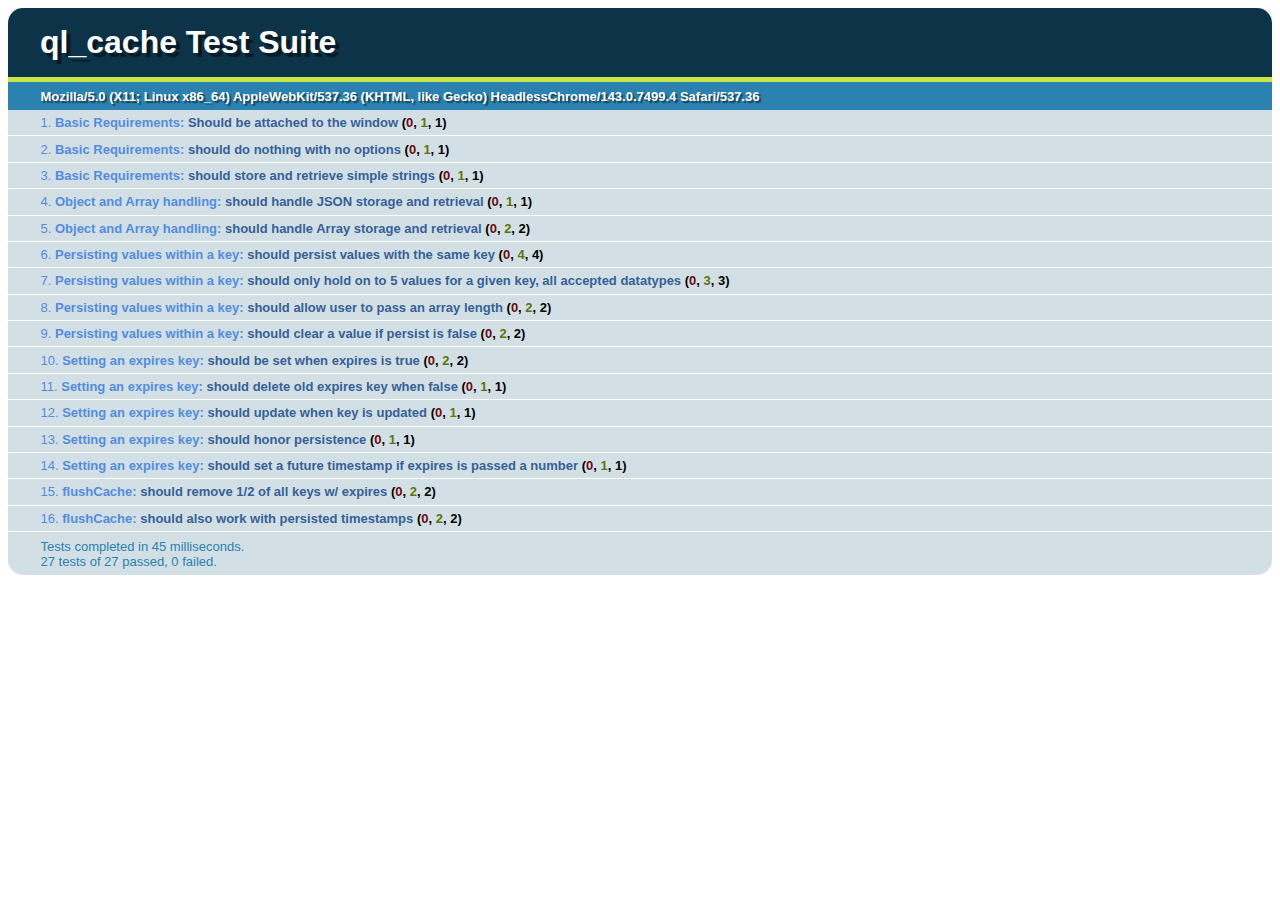
<file: test/index.html>
<!DOCTYPE html>
<html lang="en">
<head>
	<title>QUnit Tests</title>
	<link rel="stylesheet" href="qunit/qunit.css" media="screen">

<!-- reference your own javascript files here -->

  <script src="../src/lib/jquery-1.5.1.min.js"></script> 
  <script src="../src/ql_cache.js"></script>


<!-- test runner files -->
	<script src="qunit/qunit.js"></script>
	<script src="tests.js"></script>



</head>
<body class="flora">
  <div id="qunit-fixture"></div>
	<h1 id="qunit-header">ql_cache Test Suite</h1>
	<h2 id="qunit-banner"></h2>
	<div id="qunit-testrunner-toolbar"></div>
	<h2 id="qunit-userAgent"></h2>
	<ol id="qunit-tests"></ol>
	<div id="qunit-fixture">test markup</div>
	</body>
</html>
</file>
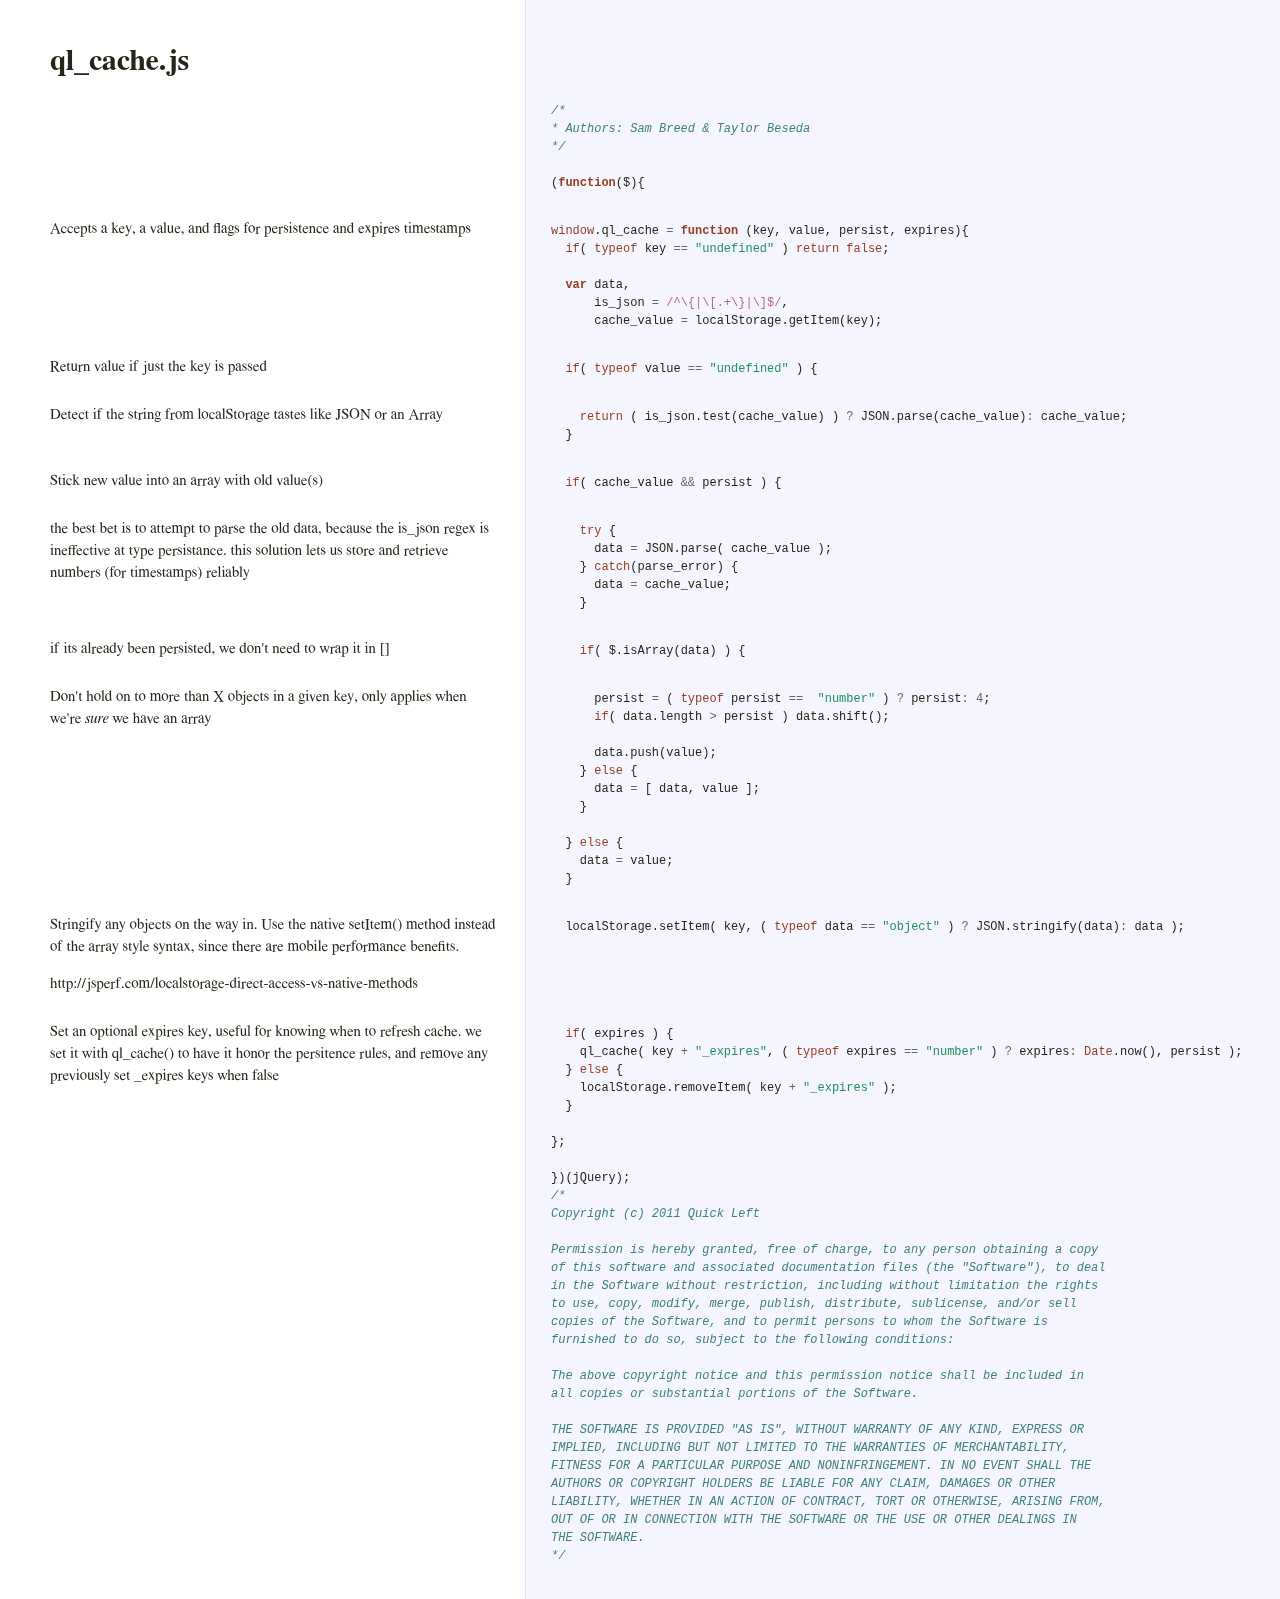
<file: docs/ql_cache.html>
<!DOCTYPE html>  <html> <head>   <title>ql_cache.js</title>   <meta http-equiv="content-type" content="text/html; charset=UTF-8">   <link rel="stylesheet" media="all" href="docco.css" /> </head> <body>   <div id="container">     <div id="background"></div>          <table cellpadding="0" cellspacing="0">       <thead>         <tr>           <th class="docs">             <h1>               ql_cache.js             </h1>           </th>           <th class="code">           </th>         </tr>       </thead>       <tbody>                               <tr id="section-1">             <td class="docs">               <div class="pilwrap">                 <a class="pilcrow" href="#section-1">&#182;</a>               </div>                            </td>             <td class="code">               <div class="highlight"><pre><span class="cm">/*</span>
<span class="cm">* Authors: Sam Breed &amp; Taylor Beseda</span>
<span class="cm">*/</span>

<span class="p">(</span><span class="kd">function</span><span class="p">(</span><span class="nx">$</span><span class="p">){</span></pre></div>             </td>           </tr>                               <tr id="section-2">             <td class="docs">               <div class="pilwrap">                 <a class="pilcrow" href="#section-2">&#182;</a>               </div>               <p>Accepts a key, a value, and flags for persistence and expires timestamps</p>             </td>             <td class="code">               <div class="highlight"><pre><span class="nb">window</span><span class="p">.</span><span class="nx">ql_cache</span> <span class="o">=</span> <span class="kd">function</span> <span class="p">(</span><span class="nx">key</span><span class="p">,</span> <span class="nx">value</span><span class="p">,</span> <span class="nx">persist</span><span class="p">,</span> <span class="nx">expires</span><span class="p">){</span>
  <span class="k">if</span><span class="p">(</span> <span class="k">typeof</span> <span class="nx">key</span> <span class="o">==</span> <span class="s2">&quot;undefined&quot;</span> <span class="p">)</span> <span class="k">return</span> <span class="kc">false</span><span class="p">;</span>

  <span class="kd">var</span> <span class="nx">data</span><span class="p">,</span>
      <span class="nx">is_json</span> <span class="o">=</span> <span class="sr">/^\{|\[.+\}|\]$/</span><span class="p">,</span>
      <span class="nx">cache_value</span> <span class="o">=</span> <span class="nx">localStorage</span><span class="p">.</span><span class="nx">getItem</span><span class="p">(</span><span class="nx">key</span><span class="p">);</span></pre></div>             </td>           </tr>                               <tr id="section-3">             <td class="docs">               <div class="pilwrap">                 <a class="pilcrow" href="#section-3">&#182;</a>               </div>               <p>Return value if just the key is passed</p>             </td>             <td class="code">               <div class="highlight"><pre>  <span class="k">if</span><span class="p">(</span> <span class="k">typeof</span> <span class="nx">value</span> <span class="o">==</span> <span class="s2">&quot;undefined&quot;</span> <span class="p">)</span> <span class="p">{</span></pre></div>             </td>           </tr>                               <tr id="section-4">             <td class="docs">               <div class="pilwrap">                 <a class="pilcrow" href="#section-4">&#182;</a>               </div>               <p>Detect if the string from localStorage tastes like JSON or an Array</p>             </td>             <td class="code">               <div class="highlight"><pre>    <span class="k">return</span> <span class="p">(</span> <span class="nx">is_json</span><span class="p">.</span><span class="nx">test</span><span class="p">(</span><span class="nx">cache_value</span><span class="p">)</span> <span class="p">)</span> <span class="o">?</span> <span class="nx">JSON</span><span class="p">.</span><span class="nx">parse</span><span class="p">(</span><span class="nx">cache_value</span><span class="p">)</span><span class="o">:</span> <span class="nx">cache_value</span><span class="p">;</span>
  <span class="p">}</span></pre></div>             </td>           </tr>                               <tr id="section-5">             <td class="docs">               <div class="pilwrap">                 <a class="pilcrow" href="#section-5">&#182;</a>               </div>               <p>Stick new value into an array with old value(s)</p>             </td>             <td class="code">               <div class="highlight"><pre>  <span class="k">if</span><span class="p">(</span> <span class="nx">cache_value</span> <span class="o">&amp;&amp;</span> <span class="nx">persist</span> <span class="p">)</span> <span class="p">{</span></pre></div>             </td>           </tr>                               <tr id="section-6">             <td class="docs">               <div class="pilwrap">                 <a class="pilcrow" href="#section-6">&#182;</a>               </div>               <p>the best bet is to attempt to parse the old data, because
the is_json regex is ineffective at type persistance. this
solution lets us store and retrieve numbers (for timestamps) reliably</p>             </td>             <td class="code">               <div class="highlight"><pre>    <span class="k">try</span> <span class="p">{</span>
      <span class="nx">data</span> <span class="o">=</span> <span class="nx">JSON</span><span class="p">.</span><span class="nx">parse</span><span class="p">(</span> <span class="nx">cache_value</span> <span class="p">);</span>
    <span class="p">}</span> <span class="k">catch</span><span class="p">(</span><span class="nx">parse_error</span><span class="p">)</span> <span class="p">{</span>
      <span class="nx">data</span> <span class="o">=</span> <span class="nx">cache_value</span><span class="p">;</span>
    <span class="p">}</span></pre></div>             </td>           </tr>                               <tr id="section-7">             <td class="docs">               <div class="pilwrap">                 <a class="pilcrow" href="#section-7">&#182;</a>               </div>               <p>if its already been persisted, we don't need to wrap it in []</p>             </td>             <td class="code">               <div class="highlight"><pre>    <span class="k">if</span><span class="p">(</span> <span class="nx">$</span><span class="p">.</span><span class="nx">isArray</span><span class="p">(</span><span class="nx">data</span><span class="p">)</span> <span class="p">)</span> <span class="p">{</span></pre></div>             </td>           </tr>                               <tr id="section-8">             <td class="docs">               <div class="pilwrap">                 <a class="pilcrow" href="#section-8">&#182;</a>               </div>               <p>Don't hold on to more than X objects in a given key,
only applies when we're <em>sure</em> we have an array</p>             </td>             <td class="code">               <div class="highlight"><pre>      <span class="nx">persist</span> <span class="o">=</span> <span class="p">(</span> <span class="k">typeof</span> <span class="nx">persist</span> <span class="o">==</span>  <span class="s2">&quot;number&quot;</span> <span class="p">)</span> <span class="o">?</span> <span class="nx">persist</span><span class="o">:</span> <span class="mi">4</span><span class="p">;</span>
      <span class="k">if</span><span class="p">(</span> <span class="nx">data</span><span class="p">.</span><span class="nx">length</span> <span class="o">&gt;</span> <span class="nx">persist</span> <span class="p">)</span> <span class="nx">data</span><span class="p">.</span><span class="nx">shift</span><span class="p">();</span>

      <span class="nx">data</span><span class="p">.</span><span class="nx">push</span><span class="p">(</span><span class="nx">value</span><span class="p">);</span>
    <span class="p">}</span> <span class="k">else</span> <span class="p">{</span>
      <span class="nx">data</span> <span class="o">=</span> <span class="p">[</span> <span class="nx">data</span><span class="p">,</span> <span class="nx">value</span> <span class="p">];</span>
    <span class="p">}</span>

  <span class="p">}</span> <span class="k">else</span> <span class="p">{</span>
    <span class="nx">data</span> <span class="o">=</span> <span class="nx">value</span><span class="p">;</span>
  <span class="p">}</span></pre></div>             </td>           </tr>                               <tr id="section-9">             <td class="docs">               <div class="pilwrap">                 <a class="pilcrow" href="#section-9">&#182;</a>               </div>               <p>Stringify any objects on the way in. Use the native setItem() method
instead of the array style syntax, since there are mobile performance 
benefits.</p>

<p>http://jsperf.com/localstorage-direct-access-vs-native-methods</p>             </td>             <td class="code">               <div class="highlight"><pre>  <span class="nx">localStorage</span><span class="p">.</span><span class="nx">setItem</span><span class="p">(</span> <span class="nx">key</span><span class="p">,</span> <span class="p">(</span> <span class="k">typeof</span> <span class="nx">data</span> <span class="o">==</span> <span class="s2">&quot;object&quot;</span> <span class="p">)</span> <span class="o">?</span> <span class="nx">JSON</span><span class="p">.</span><span class="nx">stringify</span><span class="p">(</span><span class="nx">data</span><span class="p">)</span><span class="o">:</span> <span class="nx">data</span> <span class="p">);</span></pre></div>             </td>           </tr>                               <tr id="section-10">             <td class="docs">               <div class="pilwrap">                 <a class="pilcrow" href="#section-10">&#182;</a>               </div>               <p>Set an optional expires key, useful for knowing when to refresh cache.
we set it with ql_cache() to have it honor the persitence rules, and remove
any previously set _expires keys when false</p>             </td>             <td class="code">               <div class="highlight"><pre>  <span class="k">if</span><span class="p">(</span> <span class="nx">expires</span> <span class="p">)</span> <span class="p">{</span>
    <span class="nx">ql_cache</span><span class="p">(</span> <span class="nx">key</span> <span class="o">+</span> <span class="s2">&quot;_expires&quot;</span><span class="p">,</span> <span class="p">(</span> <span class="k">typeof</span> <span class="nx">expires</span> <span class="o">==</span> <span class="s2">&quot;number&quot;</span> <span class="p">)</span> <span class="o">?</span> <span class="nx">expires</span><span class="o">:</span> <span class="nb">Date</span><span class="p">.</span><span class="nx">now</span><span class="p">(),</span> <span class="nx">persist</span> <span class="p">);</span>
  <span class="p">}</span> <span class="k">else</span> <span class="p">{</span>
    <span class="nx">localStorage</span><span class="p">.</span><span class="nx">removeItem</span><span class="p">(</span> <span class="nx">key</span> <span class="o">+</span> <span class="s2">&quot;_expires&quot;</span> <span class="p">);</span>
  <span class="p">}</span>

<span class="p">};</span>

<span class="p">})(</span><span class="nx">jQuery</span><span class="p">);</span>
<span class="cm">/*</span>
<span class="cm">Copyright (c) 2011 Quick Left</span>

<span class="cm">Permission is hereby granted, free of charge, to any person obtaining a copy</span>
<span class="cm">of this software and associated documentation files (the &quot;Software&quot;), to deal</span>
<span class="cm">in the Software without restriction, including without limitation the rights</span>
<span class="cm">to use, copy, modify, merge, publish, distribute, sublicense, and/or sell</span>
<span class="cm">copies of the Software, and to permit persons to whom the Software is</span>
<span class="cm">furnished to do so, subject to the following conditions:</span>

<span class="cm">The above copyright notice and this permission notice shall be included in</span>
<span class="cm">all copies or substantial portions of the Software.</span>

<span class="cm">THE SOFTWARE IS PROVIDED &quot;AS IS&quot;, WITHOUT WARRANTY OF ANY KIND, EXPRESS OR</span>
<span class="cm">IMPLIED, INCLUDING BUT NOT LIMITED TO THE WARRANTIES OF MERCHANTABILITY,</span>
<span class="cm">FITNESS FOR A PARTICULAR PURPOSE AND NONINFRINGEMENT. IN NO EVENT SHALL THE</span>
<span class="cm">AUTHORS OR COPYRIGHT HOLDERS BE LIABLE FOR ANY CLAIM, DAMAGES OR OTHER</span>
<span class="cm">LIABILITY, WHETHER IN AN ACTION OF CONTRACT, TORT OR OTHERWISE, ARISING FROM,</span>
<span class="cm">OUT OF OR IN CONNECTION WITH THE SOFTWARE OR THE USE OR OTHER DEALINGS IN</span>
<span class="cm">THE SOFTWARE.</span>
<span class="cm">*/</span>

</pre></div>             </td>           </tr>                </tbody>     </table>   </div> </body> </html>
</file>
<file: test/qunit/qunit.css>
/** Font Family and Sizes */

#qunit-tests, #qunit-header, #qunit-banner, #qunit-testrunner-toolbar, #qunit-userAgent, #qunit-testresult {
	font-family: "Helvetica Neue Light", "HelveticaNeue-Light", "Helvetica Neue", Calibri, Helvetica, Arial;
}

#qunit-testrunner-toolbar, #qunit-userAgent, #qunit-testresult, #qunit-tests li { font-size: small; }
#qunit-tests { font-size: smaller; }


/** Resets */

#qunit-tests, #qunit-tests li ol, #qunit-header, #qunit-banner, #qunit-userAgent, #qunit-testresult {
	margin: 0;
	padding: 0;
}


/** Header */

#qunit-header {
	padding: 0.5em 0 0.5em 1em;
	
	color: #fff;
	text-shadow: rgba(0, 0, 0, 0.5) 4px 4px 1px;
	background-color: #0d3349;
	
	border-radius: 15px 15px 0 0;
	-moz-border-radius: 15px 15px 0 0;
	-webkit-border-top-right-radius: 15px;
	-webkit-border-top-left-radius: 15px;
}

#qunit-banner {
	height: 5px;
}

#qunit-testrunner-toolbar {
	padding: 0em 0 0.5em 2em;
}

#qunit-userAgent {
	padding: 0.5em 0 0.5em 2.5em;
	background-color: #2b81af;
	color: #fff;
	text-shadow: rgba(0, 0, 0, 0.5) 2px 2px 1px;
}


/** Tests: Pass/Fail */

#qunit-tests {
	list-style-position: inside;
}

#qunit-tests li {
	padding: 0.4em 0.5em 0.4em 2.5em;
	border-bottom: 1px solid #fff;
	list-style-position: inside;
}

#qunit-tests li strong {
	cursor: pointer;
}

#qunit-tests li ol {
	margin-top: 0.5em;
	padding: 0.5em;
	
	background-color: #fff;
	
	border-radius: 15px;
	-moz-border-radius: 15px;
	-webkit-border-radius: 15px;
	
	box-shadow: inset 0px 2px 13px #999;
	-moz-box-shadow: inset 0px 2px 13px #999;
	-webkit-box-shadow: inset 0px 2px 13px #999;
}

#qunit-tests li li {
	margin: 0.5em;
	padding: 0.4em 0.5em 0.4em 0.5em;
	background-color: #fff;
	border-bottom: none;
	list-style-position: inside;
}

/*** Passing Styles */

#qunit-tests li li.pass {
	color: #5E740B;
	background-color: #fff;
	border-left: 26px solid #C6E746;
}

#qunit-tests li.pass                        { color: #528CE0; background-color: #D2E0E6; }
#qunit-tests li.pass span.test-name         { color: #366097; }
 
#qunit-tests li li.pass span.test-actual,
#qunit-tests li li.pass span.test-expected  { color: #999999; }

strong b.pass                               { color: #5E740B; }

#qunit-banner.qunit-pass                    { background-color: #C6E746; }

/*** Failing Styles */

#qunit-tests li li.fail {
	color: #710909;
	background-color: #fff;
	border-left: 26px solid #EE5757;
}

#qunit-tests li.fail                        { color: #000000; background-color: #EE5757; }
#qunit-tests li.fail span.test-name,
#qunit-tests li.fail span.module-name       { color: #000000; }

#qunit-tests li li.fail span.test-actual    { color: #EE5757; }
#qunit-tests li li.fail span.test-expected  { color: green;   }

strong b.fail                               { color: #710909; }

#qunit-banner.qunit-fail, 
#qunit-testrunner-toolbar                   { background-color: #EE5757; }


/** Footer */

#qunit-testresult {
	padding: 0.5em 0.5em 0.5em 2.5em;
	
	color: #2b81af;
	background-color: #D2E0E6;

	border-radius: 0 0 15px 15px;
	-moz-border-radius: 0 0 15px 15px;
	-webkit-border-bottom-right-radius: 15px;
	-webkit-border-bottom-left-radius: 15px;	
}

/** Fixture */

#qunit-fixture {
	position: absolute;
	top: -10000px;
	left: -10000px;
}
</file>
<file: docs/docco.css>
/*--------------------- Layout and Typography ----------------------------*/
body {
  font-family: 'Palatino Linotype', 'Book Antiqua', Palatino, FreeSerif, serif;
  font-size: 15px;
  line-height: 22px;
  color: #252519;
  margin: 0; padding: 0;
}
a {
  color: #261a3b;
}
  a:visited {
    color: #261a3b;
  }
p {
  margin: 0 0 15px 0;
}
h1, h2, h3, h4, h5, h6 {
  margin: 0px 0 15px 0;
}
  h1 {
    margin-top: 40px;
  }
#container {
  position: relative;
}
#background {
  position: fixed;
  top: 0; left: 525px; right: 0; bottom: 0;
  background: #f5f5ff;
  border-left: 1px solid #e5e5ee;
  z-index: -1;
}
#jump_to, #jump_page {
  background: white;
  -webkit-box-shadow: 0 0 25px #777; -moz-box-shadow: 0 0 25px #777;
  -webkit-border-bottom-left-radius: 5px; -moz-border-radius-bottomleft: 5px;
  font: 10px Arial;
  text-transform: uppercase;
  cursor: pointer;
  text-align: right;
}
#jump_to, #jump_wrapper {
  position: fixed;
  right: 0; top: 0;
  padding: 5px 10px;
}
  #jump_wrapper {
    padding: 0;
    display: none;
  }
    #jump_to:hover #jump_wrapper {
      display: block;
    }
    #jump_page {
      padding: 5px 0 3px;
      margin: 0 0 25px 25px;
    }
      #jump_page .source {
        display: block;
        padding: 5px 10px;
        text-decoration: none;
        border-top: 1px solid #eee;
      }
        #jump_page .source:hover {
          background: #f5f5ff;
        }
        #jump_page .source:first-child {
        }
table td {
  border: 0;
  outline: 0;
}
  td.docs, th.docs {
    max-width: 450px;
    min-width: 450px;
    min-height: 5px;
    padding: 10px 25px 1px 50px;
    overflow-x: hidden;
    vertical-align: top;
    text-align: left;
  }
    .docs pre {
      margin: 15px 0 15px;
      padding-left: 15px;
    }
    .docs p tt, .docs p code {
      background: #f8f8ff;
      border: 1px solid #dedede;
      font-size: 12px;
      padding: 0 0.2em;
    }
    .pilwrap {
      position: relative;
    }
      .pilcrow {
        font: 12px Arial;
        text-decoration: none;
        color: #454545;
        position: absolute;
        top: 3px; left: -20px;
        padding: 1px 2px;
        opacity: 0;
        -webkit-transition: opacity 0.2s linear;
      }
        td.docs:hover .pilcrow {
          opacity: 1;
        }
  td.code, th.code {
    padding: 14px 15px 16px 25px;
    width: 100%;
    vertical-align: top;
    background: #f5f5ff;
    border-left: 1px solid #e5e5ee;
  }
    pre, tt, code {
      font-size: 12px; line-height: 18px;
      font-family: Monaco, Consolas, "Lucida Console", monospace;
      margin: 0; padding: 0;
    }


/*---------------------- Syntax Highlighting -----------------------------*/
td.linenos { background-color: #f0f0f0; padding-right: 10px; }
span.lineno { background-color: #f0f0f0; padding: 0 5px 0 5px; }
body .hll { background-color: #ffffcc }
body .c { color: #408080; font-style: italic }  /* Comment */
body .err { border: 1px solid #FF0000 }         /* Error */
body .k { color: #954121 }                      /* Keyword */
body .o { color: #666666 }                      /* Operator */
body .cm { color: #408080; font-style: italic } /* Comment.Multiline */
body .cp { color: #BC7A00 }                     /* Comment.Preproc */
body .c1 { color: #408080; font-style: italic } /* Comment.Single */
body .cs { color: #408080; font-style: italic } /* Comment.Special */
body .gd { color: #A00000 }                     /* Generic.Deleted */
body .ge { font-style: italic }                 /* Generic.Emph */
body .gr { color: #FF0000 }                     /* Generic.Error */
body .gh { color: #000080; font-weight: bold }  /* Generic.Heading */
body .gi { color: #00A000 }                     /* Generic.Inserted */
body .go { color: #808080 }                     /* Generic.Output */
body .gp { color: #000080; font-weight: bold }  /* Generic.Prompt */
body .gs { font-weight: bold }                  /* Generic.Strong */
body .gu { color: #800080; font-weight: bold }  /* Generic.Subheading */
body .gt { color: #0040D0 }                     /* Generic.Traceback */
body .kc { color: #954121 }                     /* Keyword.Constant */
body .kd { color: #954121; font-weight: bold }  /* Keyword.Declaration */
body .kn { color: #954121; font-weight: bold }  /* Keyword.Namespace */
body .kp { color: #954121 }                     /* Keyword.Pseudo */
body .kr { color: #954121; font-weight: bold }  /* Keyword.Reserved */
body .kt { color: #B00040 }                     /* Keyword.Type */
body .m { color: #666666 }                      /* Literal.Number */
body .s { color: #219161 }                      /* Literal.String */
body .na { color: #7D9029 }                     /* Name.Attribute */
body .nb { color: #954121 }                     /* Name.Builtin */
body .nc { color: #0000FF; font-weight: bold }  /* Name.Class */
body .no { color: #880000 }                     /* Name.Constant */
body .nd { color: #AA22FF }                     /* Name.Decorator */
body .ni { color: #999999; font-weight: bold }  /* Name.Entity */
body .ne { color: #D2413A; font-weight: bold }  /* Name.Exception */
body .nf { color: #0000FF }                     /* Name.Function */
body .nl { color: #A0A000 }                     /* Name.Label */
body .nn { color: #0000FF; font-weight: bold }  /* Name.Namespace */
body .nt { color: #954121; font-weight: bold }  /* Name.Tag */
body .nv { color: #19469D }                     /* Name.Variable */
body .ow { color: #AA22FF; font-weight: bold }  /* Operator.Word */
body .w { color: #bbbbbb }                      /* Text.Whitespace */
body .mf { color: #666666 }                     /* Literal.Number.Float */
body .mh { color: #666666 }                     /* Literal.Number.Hex */
body .mi { color: #666666 }                     /* Literal.Number.Integer */
body .mo { color: #666666 }                     /* Literal.Number.Oct */
body .sb { color: #219161 }                     /* Literal.String.Backtick */
body .sc { color: #219161 }                     /* Literal.String.Char */
body .sd { color: #219161; font-style: italic } /* Literal.String.Doc */
body .s2 { color: #219161 }                     /* Literal.String.Double */
body .se { color: #BB6622; font-weight: bold }  /* Literal.String.Escape */
body .sh { color: #219161 }                     /* Literal.String.Heredoc */
body .si { color: #BB6688; font-weight: bold }  /* Literal.String.Interpol */
body .sx { color: #954121 }                     /* Literal.String.Other */
body .sr { color: #BB6688 }                     /* Literal.String.Regex */
body .s1 { color: #219161 }                     /* Literal.String.Single */
body .ss { color: #19469D }                     /* Literal.String.Symbol */
body .bp { color: #954121 }                     /* Name.Builtin.Pseudo */
body .vc { color: #19469D }                     /* Name.Variable.Class */
body .vg { color: #19469D }                     /* Name.Variable.Global */
body .vi { color: #19469D }                     /* Name.Variable.Instance */
body .il { color: #666666 }                     /* Literal.Number.Integer.Long */
</file>
